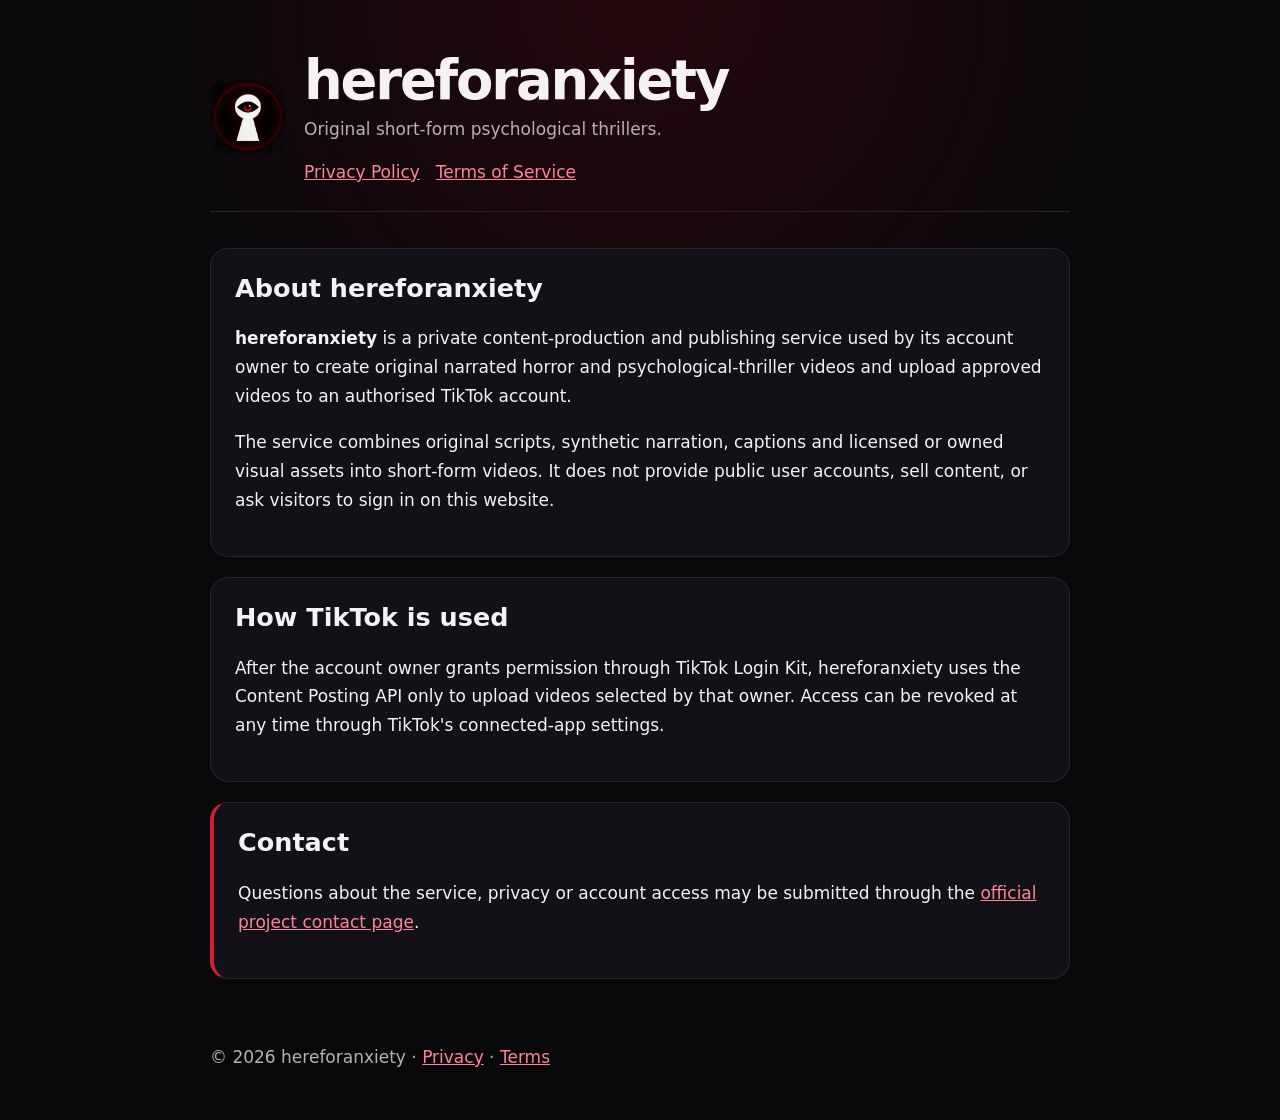
<file: index.html>
<!doctype html>
<html lang="en">
<head>
  <meta charset="utf-8">
  <meta name="viewport" content="width=device-width,initial-scale=1">
  <title>hereforanxiety</title>
  <meta name="description" content="hereforanxiety creates and publishes original narrated psychological-thriller videos for its authorised TikTok account.">
  <link rel="icon" type="image/png" href="icon.png">
  <link rel="apple-touch-icon" href="icon.png">
  <link rel="stylesheet" href="styles.css">
</head>
<body>
  <header><img class="logo" src="icon.png" alt="hereforanxiety app icon"><div><h1 class="brand">hereforanxiety</h1><p class="tagline">Original short-form psychological thrillers.</p><nav><a href="privacy.html">Privacy Policy</a><a href="terms.html">Terms of Service</a></nav></div></header>
  <main>
    <section><h2>About hereforanxiety</h2><p><strong>hereforanxiety</strong> is a private content-production and publishing service used by its account owner to create original narrated horror and psychological-thriller videos and upload approved videos to an authorised TikTok account.</p><p>The service combines original scripts, synthetic narration, captions and licensed or owned visual assets into short-form videos. It does not provide public user accounts, sell content, or ask visitors to sign in on this website.</p></section>
    <section><h2>How TikTok is used</h2><p>After the account owner grants permission through TikTok Login Kit, hereforanxiety uses the Content Posting API only to upload videos selected by that owner. Access can be revoked at any time through TikTok's connected-app settings.</p></section>
    <section class="notice"><h2>Contact</h2><p>Questions about the service, privacy or account access may be submitted through the <a href="https://github.com/ardibandilli93/horror-automation-stories/issues">official project contact page</a>.</p></section>
  </main>
  <footer>© 2026 hereforanxiety · <a href="privacy.html">Privacy</a> · <a href="terms.html">Terms</a></footer>
</body>
</html>
</file>
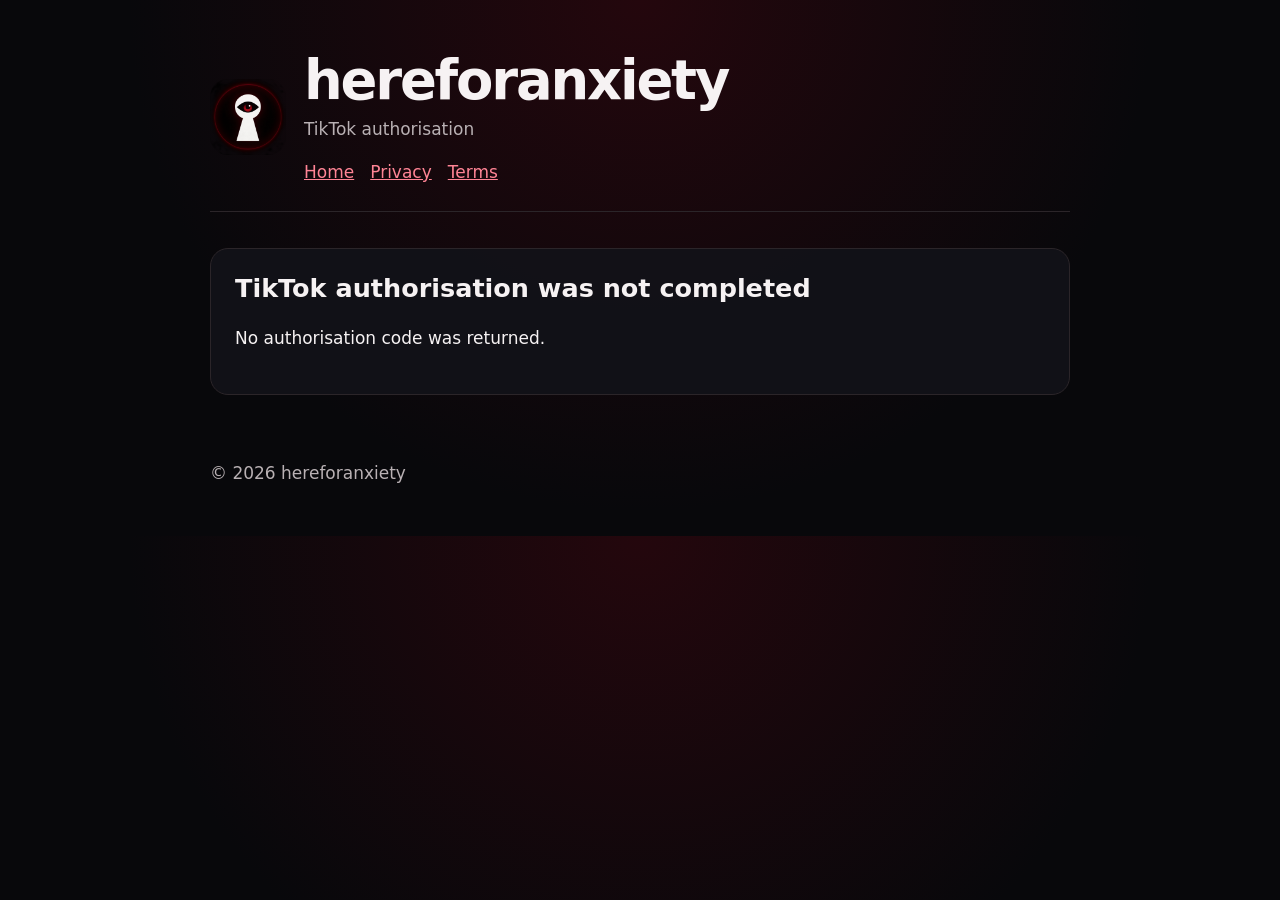
<file: callback.html>
<!doctype html>
<html lang="en">
<head>
  <meta charset="utf-8">
  <meta name="viewport" content="width=device-width,initial-scale=1">
  <title>hereforanxiety</title>
  <link rel="icon" type="image/png" href="icon.png">
  <link rel="apple-touch-icon" href="icon.png">
  <link rel="stylesheet" href="styles.css">
</head>
<body>
  <header><img class="logo" src="icon.png" alt="hereforanxiety app icon"><div><h1 class="brand">hereforanxiety</h1><p class="tagline">TikTok authorisation</p><nav><a href="index.html">Home</a><a href="privacy.html">Privacy</a><a href="terms.html">Terms</a></nav></div></header>
  <main><section><h2 id="heading">Checking authorisation…</h2><p id="message">Please wait while hereforanxiety checks TikTok's response.</p><p id="code-wrap" hidden><strong>Short-lived authorisation code:</strong><br><code id="code"></code></p><button id="copy" hidden>Copy code</button></section></main>
  <footer>© 2026 hereforanxiety</footer>
  <script>
    const params=new URLSearchParams(location.search),code=params.get('code'),error=params.get('error_description')||params.get('error');
    const heading=document.getElementById('heading'),message=document.getElementById('message'),wrap=document.getElementById('code-wrap'),box=document.getElementById('code'),copy=document.getElementById('copy');
    if(code){heading.textContent='TikTok authorisation completed';message.textContent='Use this code only in the secure token setup step. Do not publish or share it.';box.textContent=code;wrap.hidden=false;copy.hidden=false;copy.onclick=async()=>{await navigator.clipboard.writeText(code);copy.textContent='Copied';};}
    else{heading.textContent='TikTok authorisation was not completed';message.textContent=error||'No authorisation code was returned.';}
  </script>
</body>
</html>
</file>
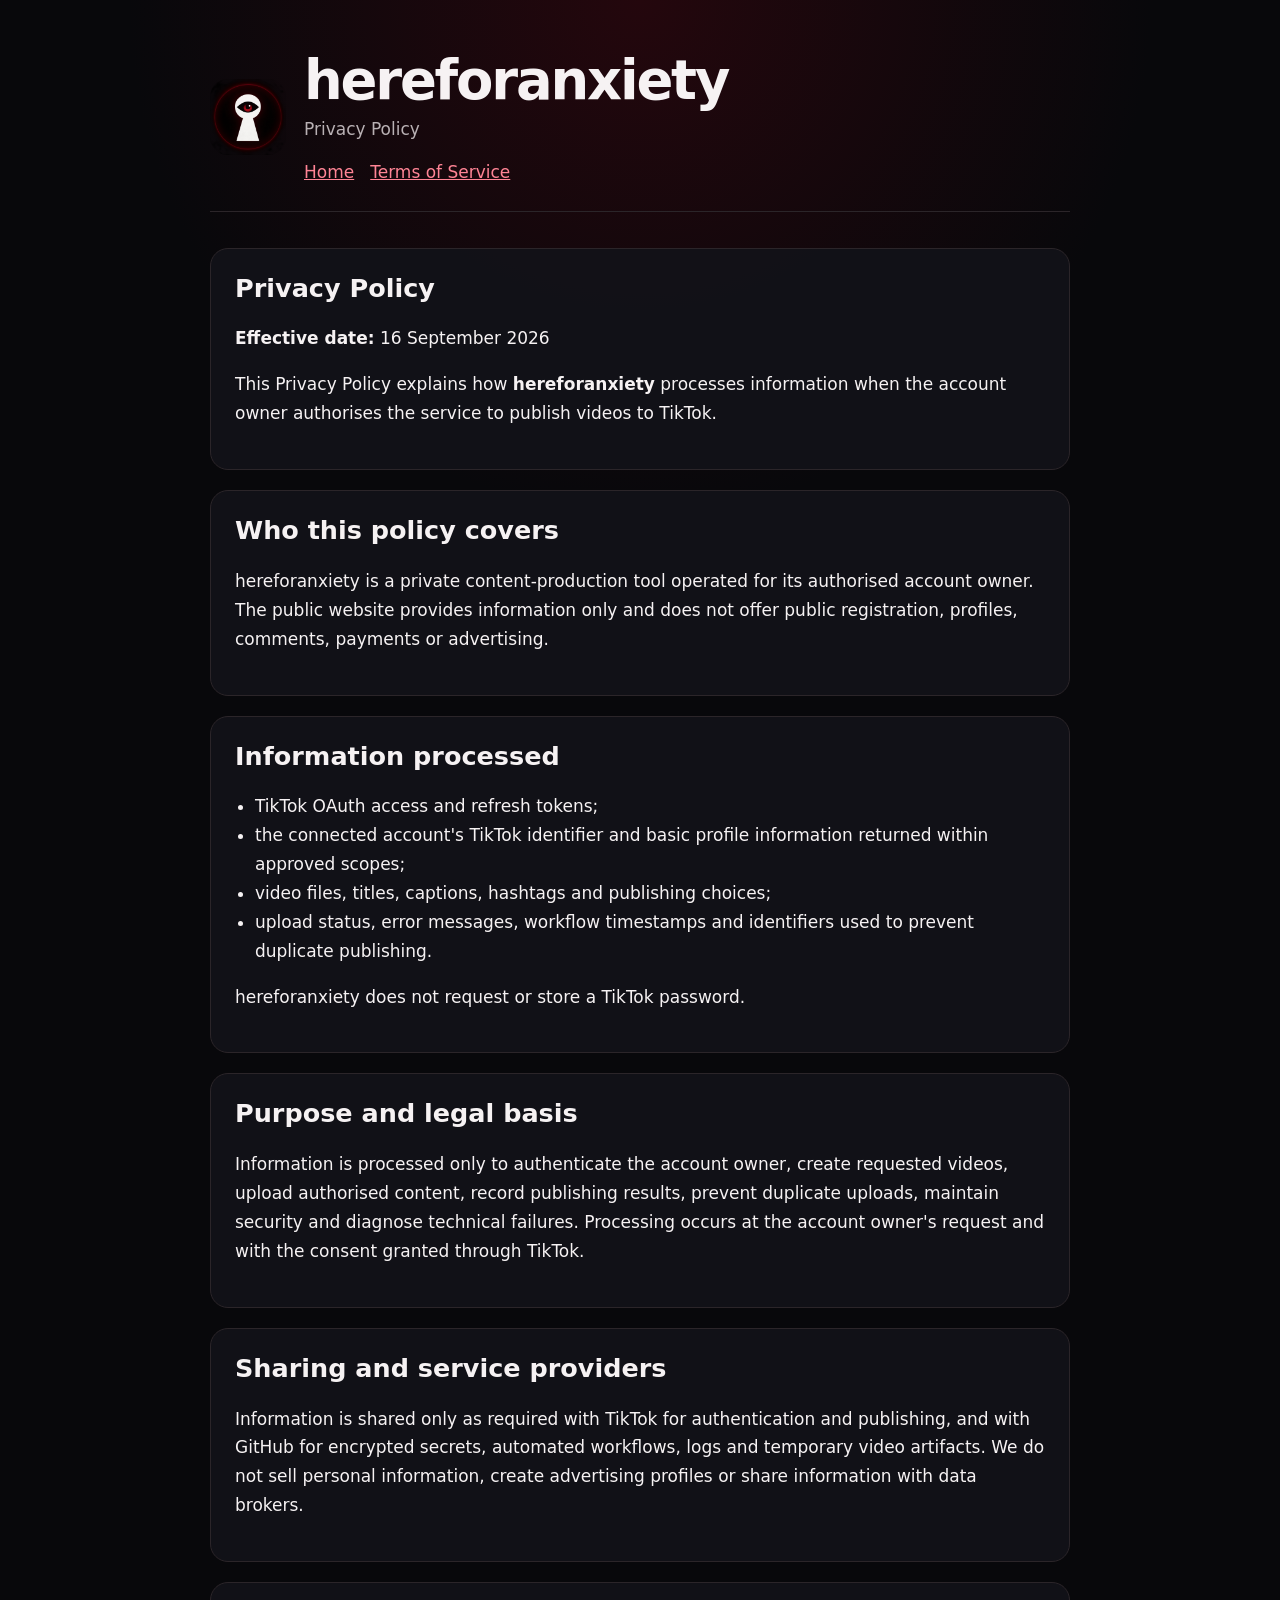
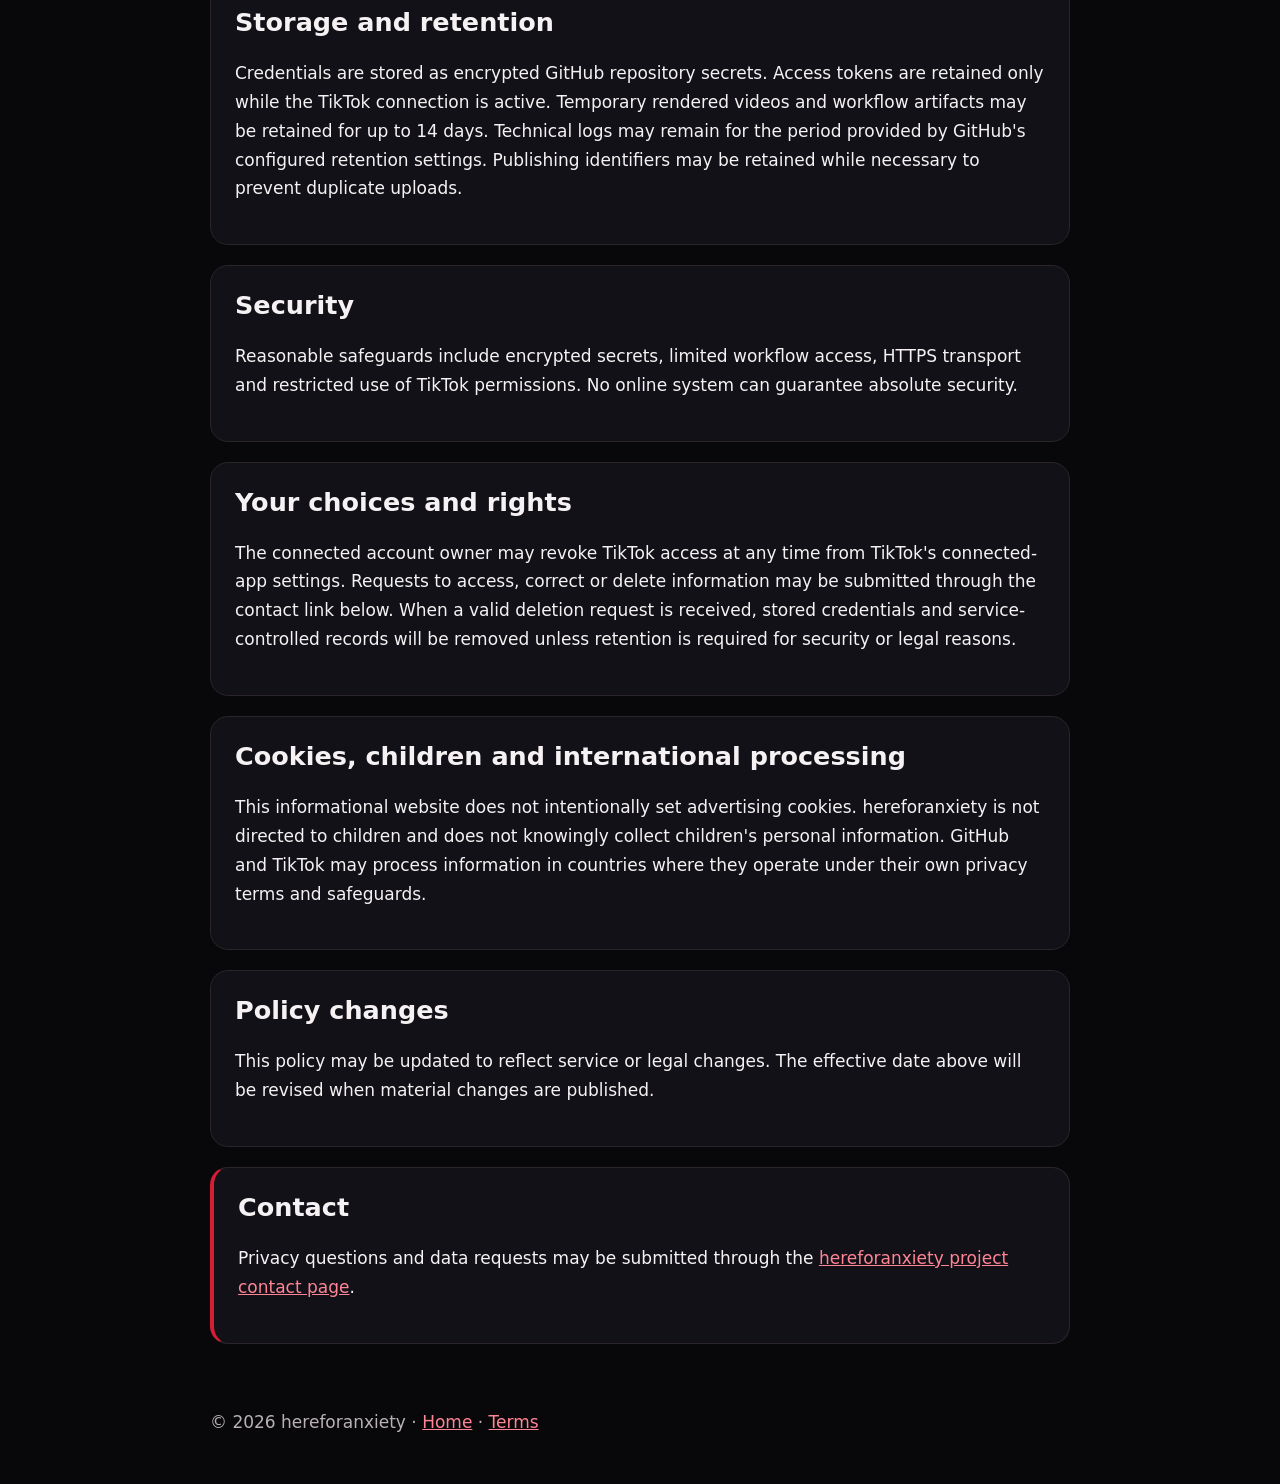
<file: privacy.html>
<!doctype html>
<html lang="en">
<head>
  <meta charset="utf-8">
  <meta name="viewport" content="width=device-width,initial-scale=1">
  <title>hereforanxiety</title>
  <meta name="description" content="Privacy Policy for hereforanxiety.">
  <link rel="icon" type="image/png" href="icon.png">
  <link rel="apple-touch-icon" href="icon.png">
  <link rel="stylesheet" href="styles.css">
</head>
<body>
  <header><img class="logo" src="icon.png" alt="hereforanxiety app icon"><div><h1 class="brand">hereforanxiety</h1><p class="tagline">Privacy Policy</p><nav><a href="index.html">Home</a><a href="terms.html">Terms of Service</a></nav></div></header>
  <main>
    <section><h2>Privacy Policy</h2><p><strong>Effective date:</strong> 16 September 2026</p><p>This Privacy Policy explains how <strong>hereforanxiety</strong> processes information when the account owner authorises the service to publish videos to TikTok.</p></section>
    <section><h2>Who this policy covers</h2><p>hereforanxiety is a private content-production tool operated for its authorised account owner. The public website provides information only and does not offer public registration, profiles, comments, payments or advertising.</p></section>
    <section><h2>Information processed</h2><ul><li>TikTok OAuth access and refresh tokens;</li><li>the connected account's TikTok identifier and basic profile information returned within approved scopes;</li><li>video files, titles, captions, hashtags and publishing choices;</li><li>upload status, error messages, workflow timestamps and identifiers used to prevent duplicate publishing.</li></ul><p>hereforanxiety does not request or store a TikTok password.</p></section>
    <section><h2>Purpose and legal basis</h2><p>Information is processed only to authenticate the account owner, create requested videos, upload authorised content, record publishing results, prevent duplicate uploads, maintain security and diagnose technical failures. Processing occurs at the account owner's request and with the consent granted through TikTok.</p></section>
    <section><h2>Sharing and service providers</h2><p>Information is shared only as required with TikTok for authentication and publishing, and with GitHub for encrypted secrets, automated workflows, logs and temporary video artifacts. We do not sell personal information, create advertising profiles or share information with data brokers.</p></section>
    <section><h2>Storage and retention</h2><p>Credentials are stored as encrypted GitHub repository secrets. Access tokens are retained only while the TikTok connection is active. Temporary rendered videos and workflow artifacts may be retained for up to 14 days. Technical logs may remain for the period provided by GitHub's configured retention settings. Publishing identifiers may be retained while necessary to prevent duplicate uploads.</p></section>
    <section><h2>Security</h2><p>Reasonable safeguards include encrypted secrets, limited workflow access, HTTPS transport and restricted use of TikTok permissions. No online system can guarantee absolute security.</p></section>
    <section><h2>Your choices and rights</h2><p>The connected account owner may revoke TikTok access at any time from TikTok's connected-app settings. Requests to access, correct or delete information may be submitted through the contact link below. When a valid deletion request is received, stored credentials and service-controlled records will be removed unless retention is required for security or legal reasons.</p></section>
    <section><h2>Cookies, children and international processing</h2><p>This informational website does not intentionally set advertising cookies. hereforanxiety is not directed to children and does not knowingly collect children's personal information. GitHub and TikTok may process information in countries where they operate under their own privacy terms and safeguards.</p></section>
    <section><h2>Policy changes</h2><p>This policy may be updated to reflect service or legal changes. The effective date above will be revised when material changes are published.</p></section>
    <section class="notice"><h2>Contact</h2><p>Privacy questions and data requests may be submitted through the <a href="https://github.com/ardibandilli93/horror-automation-stories/issues">hereforanxiety project contact page</a>.</p></section>
  </main>
  <footer>© 2026 hereforanxiety · <a href="index.html">Home</a> · <a href="terms.html">Terms</a></footer>
</body>
</html>
</file>
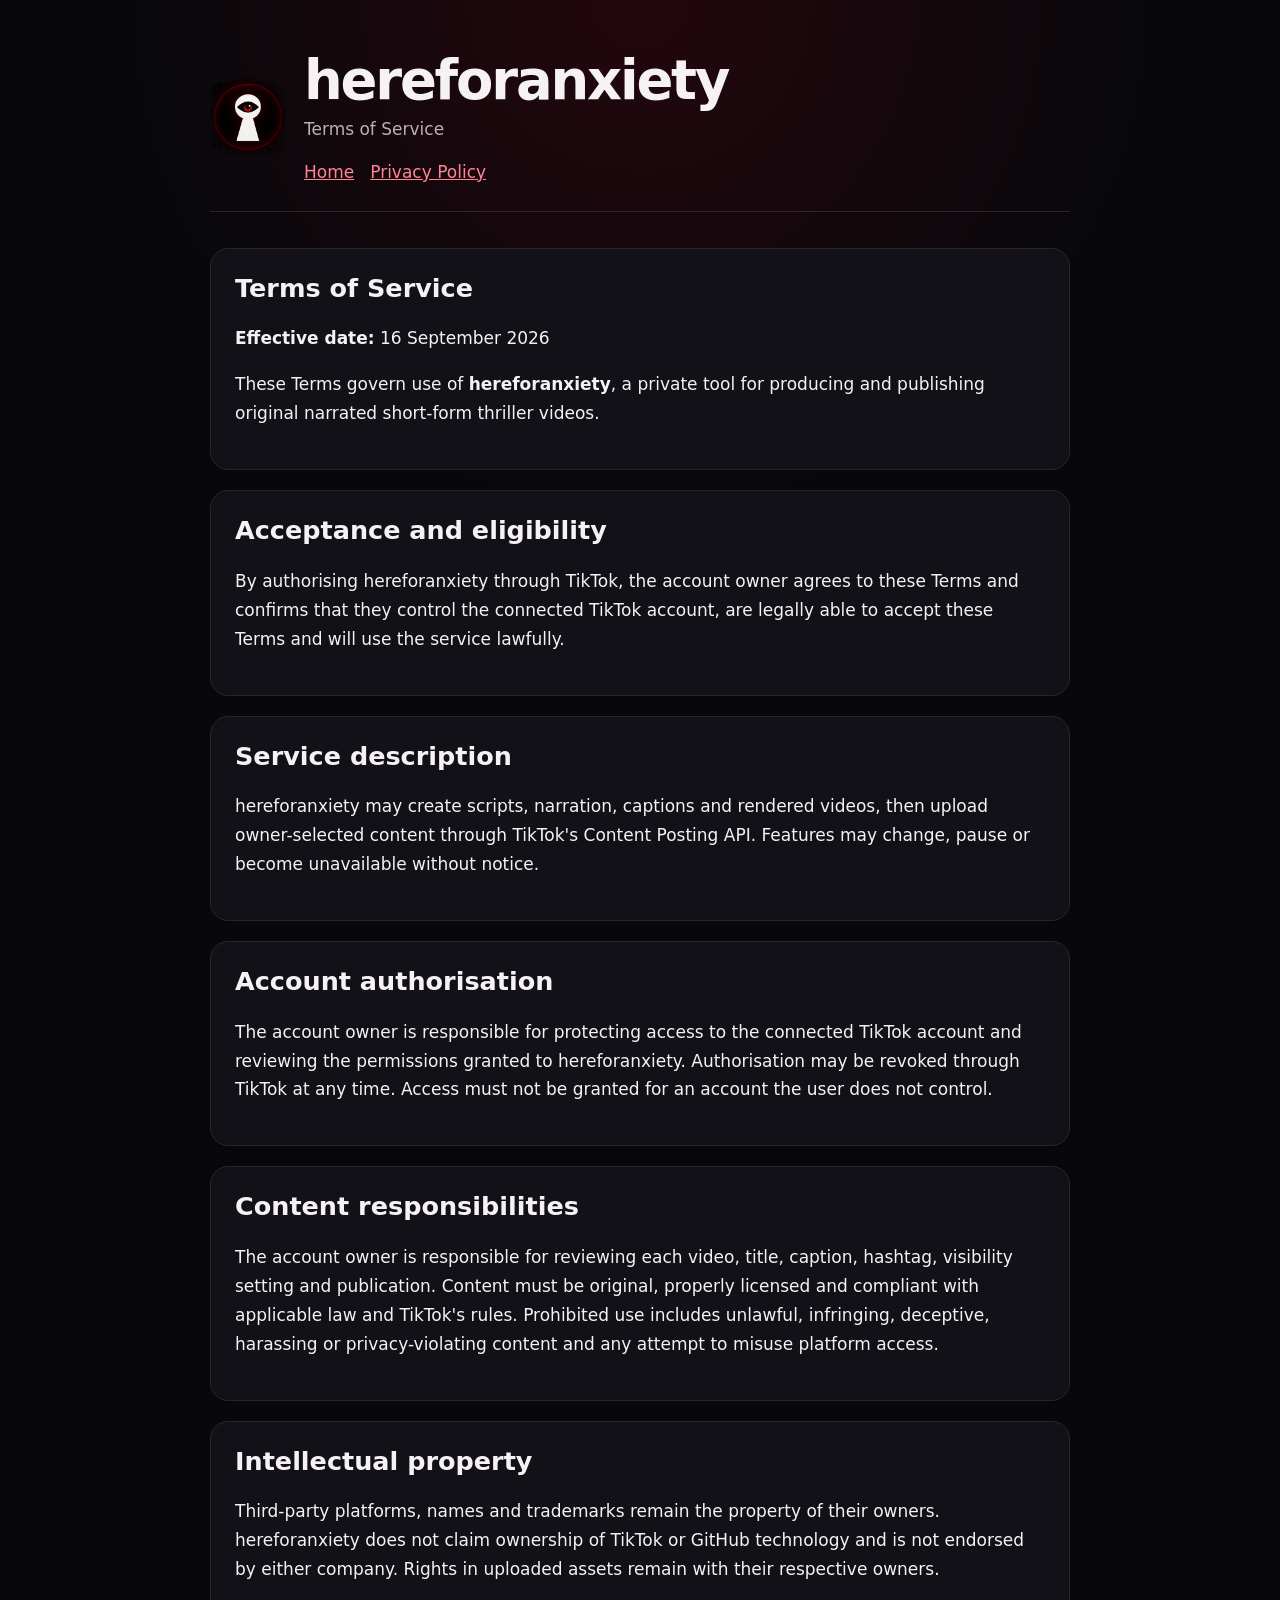
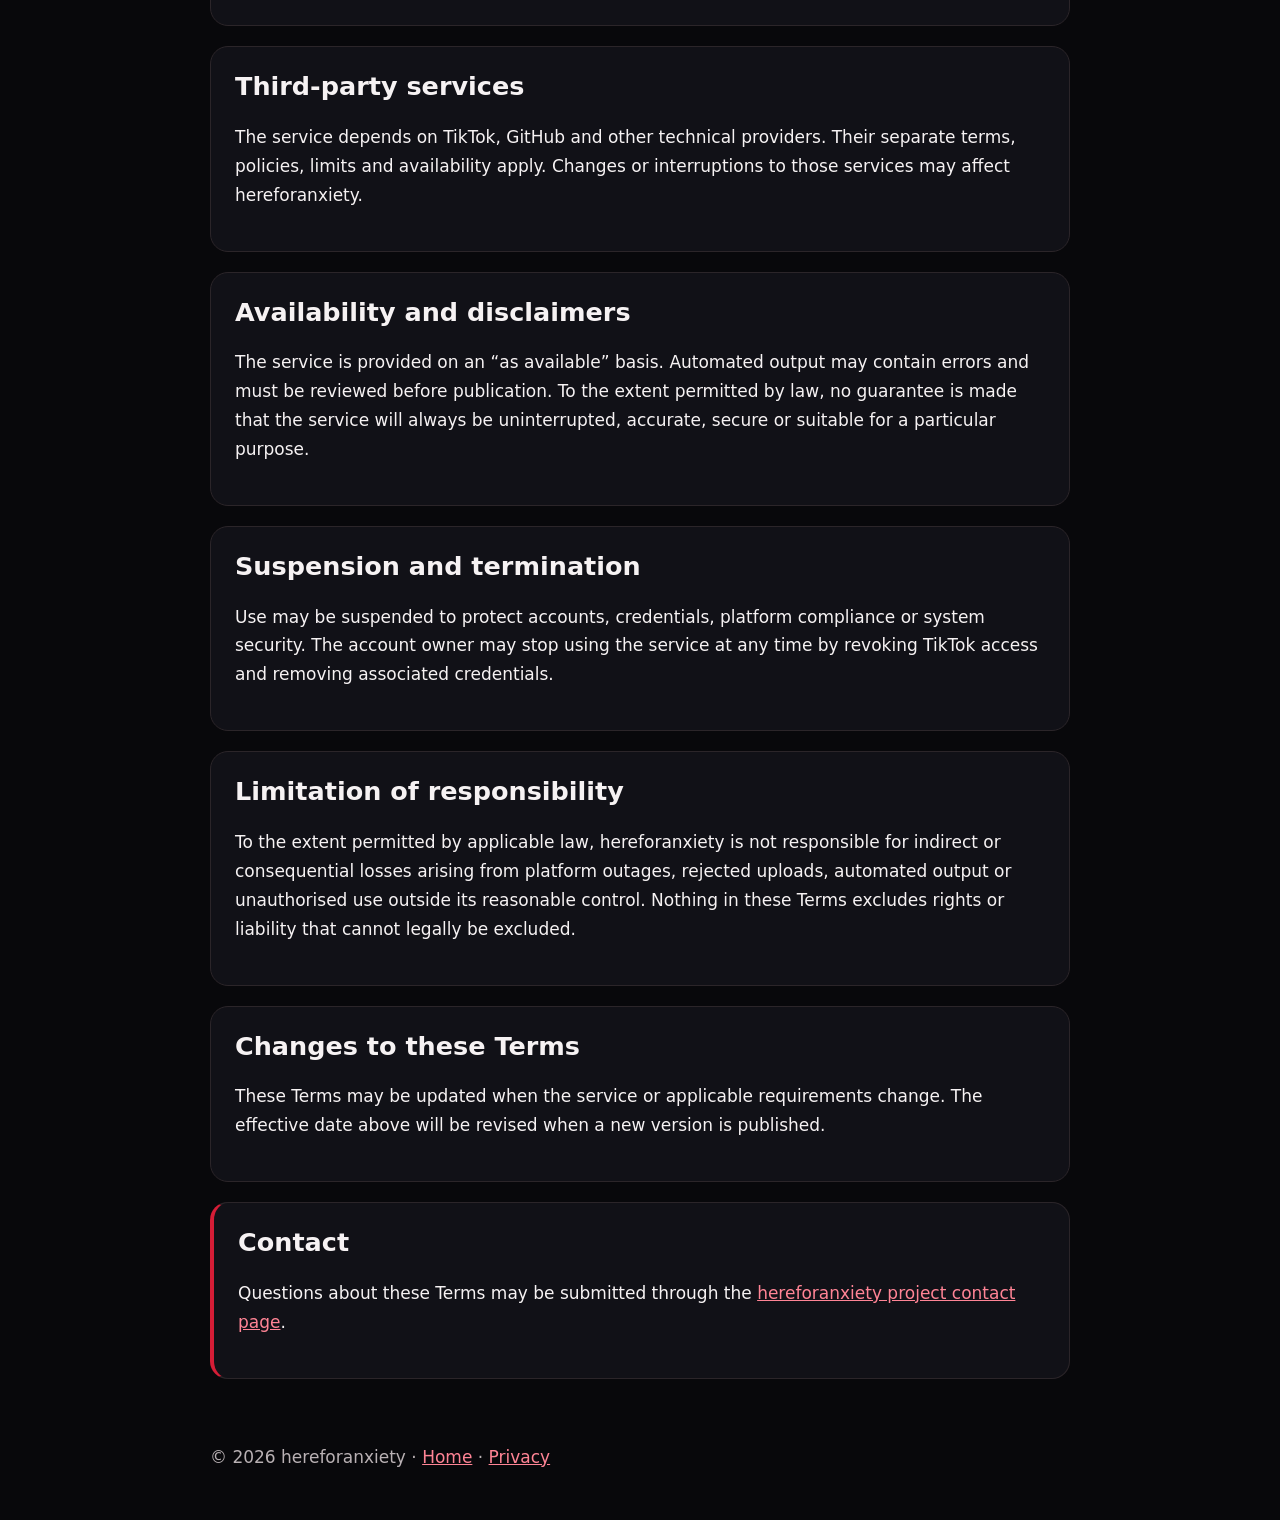
<file: terms.html>
<!doctype html>
<html lang="en">
<head>
  <meta charset="utf-8">
  <meta name="viewport" content="width=device-width,initial-scale=1">
  <title>hereforanxiety</title>
  <meta name="description" content="Terms of Service for hereforanxiety.">
  <link rel="icon" type="image/png" href="icon.png">
  <link rel="apple-touch-icon" href="icon.png">
  <link rel="stylesheet" href="styles.css">
</head>
<body>
  <header><img class="logo" src="icon.png" alt="hereforanxiety app icon"><div><h1 class="brand">hereforanxiety</h1><p class="tagline">Terms of Service</p><nav><a href="index.html">Home</a><a href="privacy.html">Privacy Policy</a></nav></div></header>
  <main>
    <section><h2>Terms of Service</h2><p><strong>Effective date:</strong> 16 September 2026</p><p>These Terms govern use of <strong>hereforanxiety</strong>, a private tool for producing and publishing original narrated short-form thriller videos.</p></section>
    <section><h2>Acceptance and eligibility</h2><p>By authorising hereforanxiety through TikTok, the account owner agrees to these Terms and confirms that they control the connected TikTok account, are legally able to accept these Terms and will use the service lawfully.</p></section>
    <section><h2>Service description</h2><p>hereforanxiety may create scripts, narration, captions and rendered videos, then upload owner-selected content through TikTok's Content Posting API. Features may change, pause or become unavailable without notice.</p></section>
    <section><h2>Account authorisation</h2><p>The account owner is responsible for protecting access to the connected TikTok account and reviewing the permissions granted to hereforanxiety. Authorisation may be revoked through TikTok at any time. Access must not be granted for an account the user does not control.</p></section>
    <section><h2>Content responsibilities</h2><p>The account owner is responsible for reviewing each video, title, caption, hashtag, visibility setting and publication. Content must be original, properly licensed and compliant with applicable law and TikTok's rules. Prohibited use includes unlawful, infringing, deceptive, harassing or privacy-violating content and any attempt to misuse platform access.</p></section>
    <section><h2>Intellectual property</h2><p>Third-party platforms, names and trademarks remain the property of their owners. hereforanxiety does not claim ownership of TikTok or GitHub technology and is not endorsed by either company. Rights in uploaded assets remain with their respective owners.</p></section>
    <section><h2>Third-party services</h2><p>The service depends on TikTok, GitHub and other technical providers. Their separate terms, policies, limits and availability apply. Changes or interruptions to those services may affect hereforanxiety.</p></section>
    <section><h2>Availability and disclaimers</h2><p>The service is provided on an “as available” basis. Automated output may contain errors and must be reviewed before publication. To the extent permitted by law, no guarantee is made that the service will always be uninterrupted, accurate, secure or suitable for a particular purpose.</p></section>
    <section><h2>Suspension and termination</h2><p>Use may be suspended to protect accounts, credentials, platform compliance or system security. The account owner may stop using the service at any time by revoking TikTok access and removing associated credentials.</p></section>
    <section><h2>Limitation of responsibility</h2><p>To the extent permitted by applicable law, hereforanxiety is not responsible for indirect or consequential losses arising from platform outages, rejected uploads, automated output or unauthorised use outside its reasonable control. Nothing in these Terms excludes rights or liability that cannot legally be excluded.</p></section>
    <section><h2>Changes to these Terms</h2><p>These Terms may be updated when the service or applicable requirements change. The effective date above will be revised when a new version is published.</p></section>
    <section class="notice"><h2>Contact</h2><p>Questions about these Terms may be submitted through the <a href="https://github.com/ardibandilli93/horror-automation-stories/issues">hereforanxiety project contact page</a>.</p></section>
  </main>
  <footer>© 2026 hereforanxiety · <a href="index.html">Home</a> · <a href="privacy.html">Privacy</a></footer>
</body>
</html>
</file>
<file: styles.css>
:root{color-scheme:dark;--bg:#08080b;--panel:#121218;--text:#f6f2f3;--muted:#b9b1b4;--accent:#d51d36;--line:#2b2529}*{box-sizing:border-box}body{margin:0;background:radial-gradient(circle at top,#24070d 0,#08080b 32rem);color:var(--text);font:17px/1.7 system-ui,-apple-system,BlinkMacSystemFont,"Segoe UI",sans-serif}header,main,footer{width:min(860px,calc(100% - 40px));margin:auto}header{padding:48px 0 24px;display:flex;align-items:center;gap:18px;border-bottom:1px solid var(--line)}.logo{width:76px;height:76px;border-radius:18px}.brand{margin:0;font-size:clamp(2rem,6vw,3.4rem);letter-spacing:-.04em}.tagline{margin:.1rem 0 0;color:var(--muted)}main{padding:36px 0}section{background:rgba(18,18,24,.92);border:1px solid var(--line);border-radius:18px;padding:24px;margin:0 0 20px}h1,h2,h3{line-height:1.2}h2{margin-top:0}a{color:#ff8495}nav{margin-top:14px;display:flex;flex-wrap:wrap;gap:16px}.notice{border-left:4px solid var(--accent)}footer{padding:8px 0 48px;color:var(--muted)}ul{padding-left:1.25rem}
</file>
